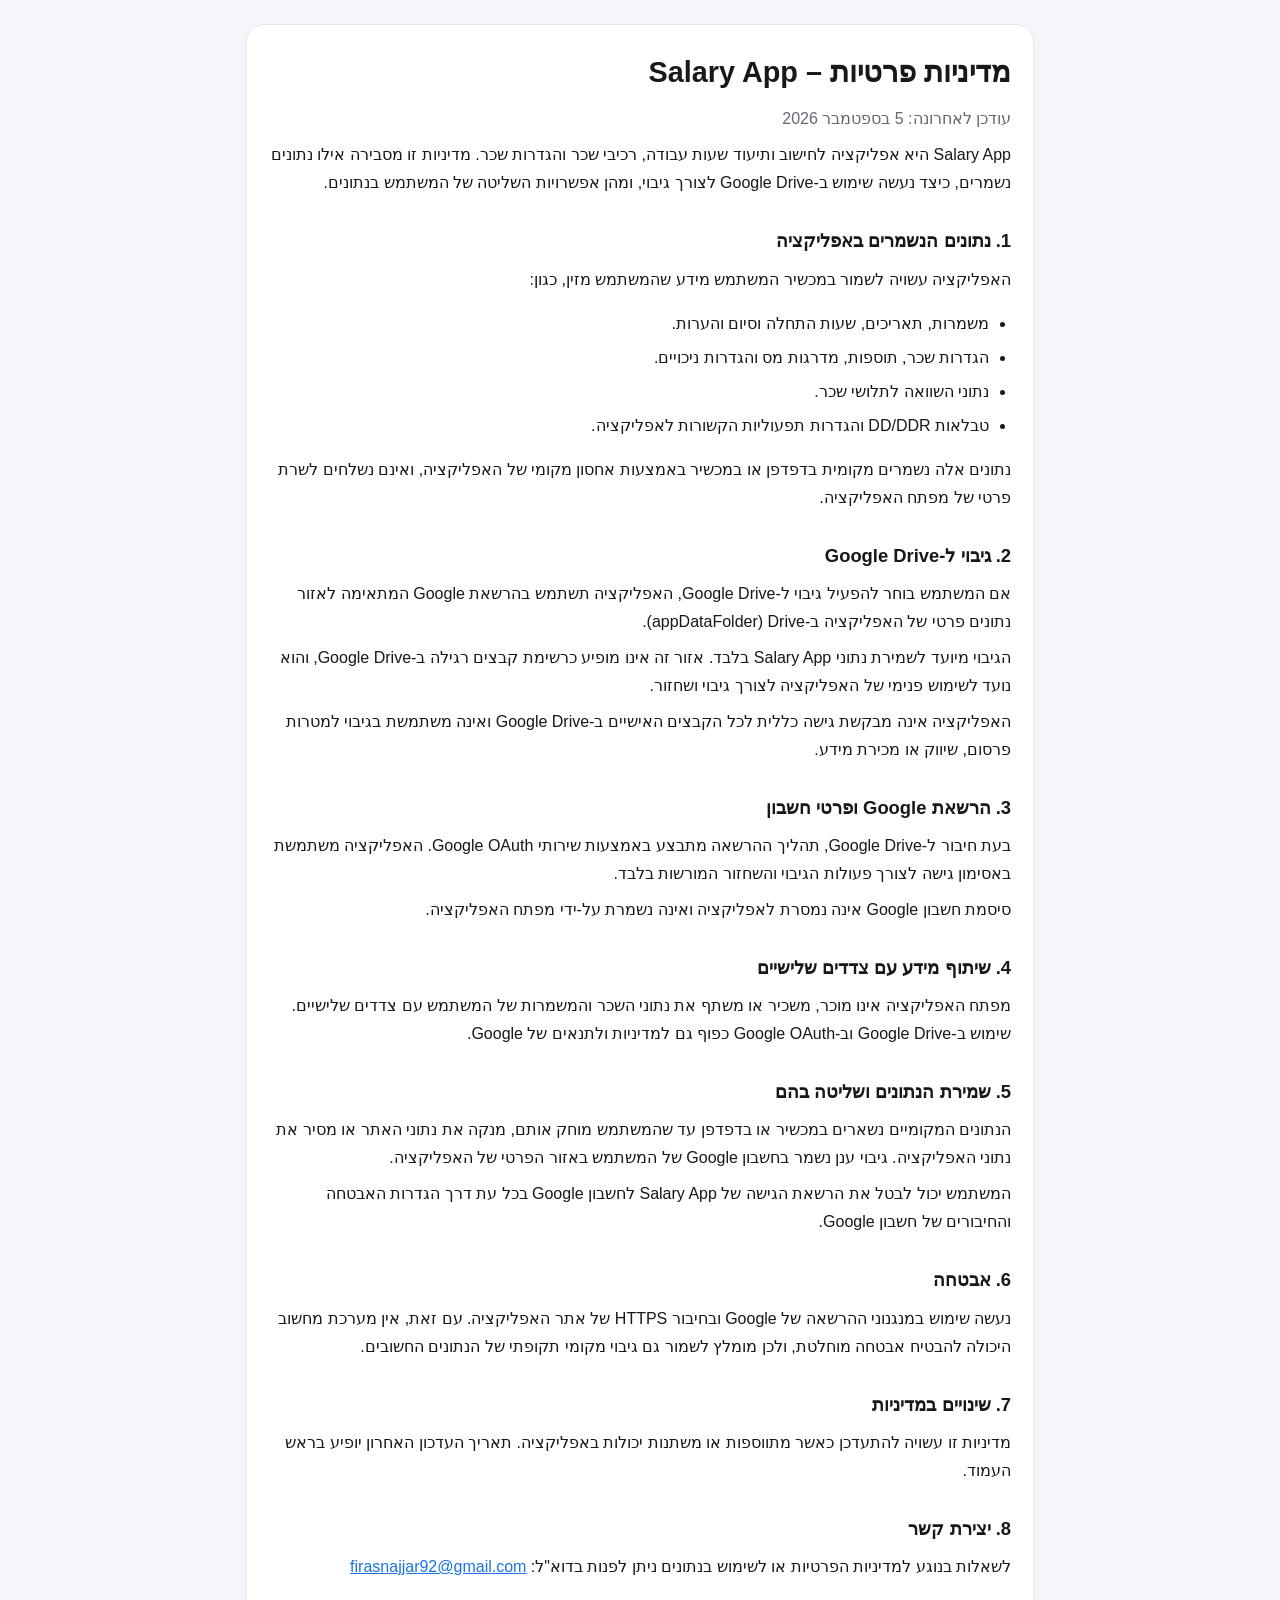
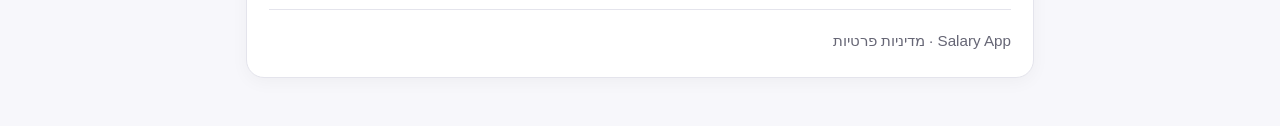
<file: privacy.html>
<!doctype html>
<html lang="he" dir="rtl">
<head>
  <meta charset="utf-8">
  <meta name="viewport" content="width=device-width,initial-scale=1,viewport-fit=cover">
  <meta name="theme-color" content="#f7f7fb">
  <title>מדיניות פרטיות | Salary App</title>
  <style>
    :root{color-scheme:light dark;--bg:#f7f7fb;--card:#ffffff;--text:#17171c;--muted:#666675;--border:#e4e4ec;--accent:#1a73e8}
    @media (prefers-color-scheme:dark){:root{--bg:#111216;--card:#1b1c21;--text:#f2f2f5;--muted:#b4b4bf;--border:#303139;--accent:#8ab4f8}}
    *{box-sizing:border-box} body{margin:0;background:var(--bg);color:var(--text);font-family:Arial,"Noto Sans Hebrew",sans-serif;line-height:1.75}
    main{max-width:820px;margin:0 auto;padding:24px 16px 48px}.card{background:var(--card);border:1px solid var(--border);border-radius:18px;padding:22px;box-shadow:0 4px 18px rgba(0,0,0,.04)}
    h1{font-size:1.8rem;margin:0 0 8px} h2{font-size:1.15rem;margin:28px 0 8px} p{margin:8px 0} ul{padding-right:22px} li{margin:6px 0}
    .muted{color:var(--muted)} a{color:var(--accent)} .footer{margin-top:28px;padding-top:18px;border-top:1px solid var(--border);color:var(--muted);font-size:.95rem}
  </style>
</head>
<body>
<main>
  <section class="card">
    <h1>מדיניות פרטיות – Salary App</h1>
    <p class="muted">עודכן לאחרונה: 5 בספטמבר 2026</p>

    <p>Salary App היא אפליקציה לחישוב ותיעוד שעות עבודה, רכיבי שכר והגדרות שכר. מדיניות זו מסבירה אילו נתונים נשמרים, כיצד נעשה שימוש ב-Google Drive לצורך גיבוי, ומהן אפשרויות השליטה של המשתמש בנתונים.</p>

    <h2>1. נתונים הנשמרים באפליקציה</h2>
    <p>האפליקציה עשויה לשמור במכשיר המשתמש מידע שהמשתמש מזין, כגון:</p>
    <ul>
      <li>משמרות, תאריכים, שעות התחלה וסיום והערות.</li>
      <li>הגדרות שכר, תוספות, מדרגות מס והגדרות ניכויים.</li>
      <li>נתוני השוואה לתלושי שכר.</li>
      <li>טבלאות DD/DDR והגדרות תפעוליות הקשורות לאפליקציה.</li>
    </ul>
    <p>נתונים אלה נשמרים מקומית בדפדפן או במכשיר באמצעות אחסון מקומי של האפליקציה, ואינם נשלחים לשרת פרטי של מפתח האפליקציה.</p>

    <h2>2. גיבוי ל-Google Drive</h2>
    <p>אם המשתמש בוחר להפעיל גיבוי ל-Google Drive, האפליקציה תשתמש בהרשאת Google המתאימה לאזור נתונים פרטי של האפליקציה ב-Drive (<span dir="ltr">appDataFolder</span>).</p>
    <p>הגיבוי מיועד לשמירת נתוני Salary App בלבד. אזור זה אינו מופיע כרשימת קבצים רגילה ב-Google Drive, והוא נועד לשימוש פנימי של האפליקציה לצורך גיבוי ושחזור.</p>
    <p>האפליקציה אינה מבקשת גישה כללית לכל הקבצים האישיים ב-Google Drive ואינה משתמשת בגיבוי למטרות פרסום, שיווק או מכירת מידע.</p>

    <h2>3. הרשאת Google ופרטי חשבון</h2>
    <p>בעת חיבור ל-Google Drive, תהליך ההרשאה מתבצע באמצעות שירותי Google OAuth. האפליקציה משתמשת באסימון גישה לצורך פעולות הגיבוי והשחזור המורשות בלבד.</p>
    <p>סיסמת חשבון Google אינה נמסרת לאפליקציה ואינה נשמרת על-ידי מפתח האפליקציה.</p>

    <h2>4. שיתוף מידע עם צדדים שלישיים</h2>
    <p>מפתח האפליקציה אינו מוכר, משכיר או משתף את נתוני השכר והמשמרות של המשתמש עם צדדים שלישיים. שימוש ב-Google Drive וב-Google OAuth כפוף גם למדיניות ולתנאים של Google.</p>

    <h2>5. שמירת הנתונים ושליטה בהם</h2>
    <p>הנתונים המקומיים נשארים במכשיר או בדפדפן עד שהמשתמש מוחק אותם, מנקה את נתוני האתר או מסיר את נתוני האפליקציה. גיבוי ענן נשמר בחשבון Google של המשתמש באזור הפרטי של האפליקציה.</p>
    <p>המשתמש יכול לבטל את הרשאת הגישה של Salary App לחשבון Google בכל עת דרך הגדרות האבטחה והחיבורים של חשבון Google.</p>

    <h2>6. אבטחה</h2>
    <p>נעשה שימוש במנגנוני ההרשאה של Google ובחיבור HTTPS של אתר האפליקציה. עם זאת, אין מערכת מחשוב היכולה להבטיח אבטחה מוחלטת, ולכן מומלץ לשמור גם גיבוי מקומי תקופתי של הנתונים החשובים.</p>

    <h2>7. שינויים במדיניות</h2>
    <p>מדיניות זו עשויה להתעדכן כאשר מתווספות או משתנות יכולות באפליקציה. תאריך העדכון האחרון יופיע בראש העמוד.</p>

    <h2>8. יצירת קשר</h2>
    <p>לשאלות בנוגע למדיניות הפרטיות או לשימוש בנתונים ניתן לפנות בדוא"ל: <a href="mailto:firasnajjar92@gmail.com">firasnajjar92@gmail.com</a></p>

    <div class="footer">Salary App · מדיניות פרטיות</div>
  </section>
</main>
</body>
</html>
</file>
